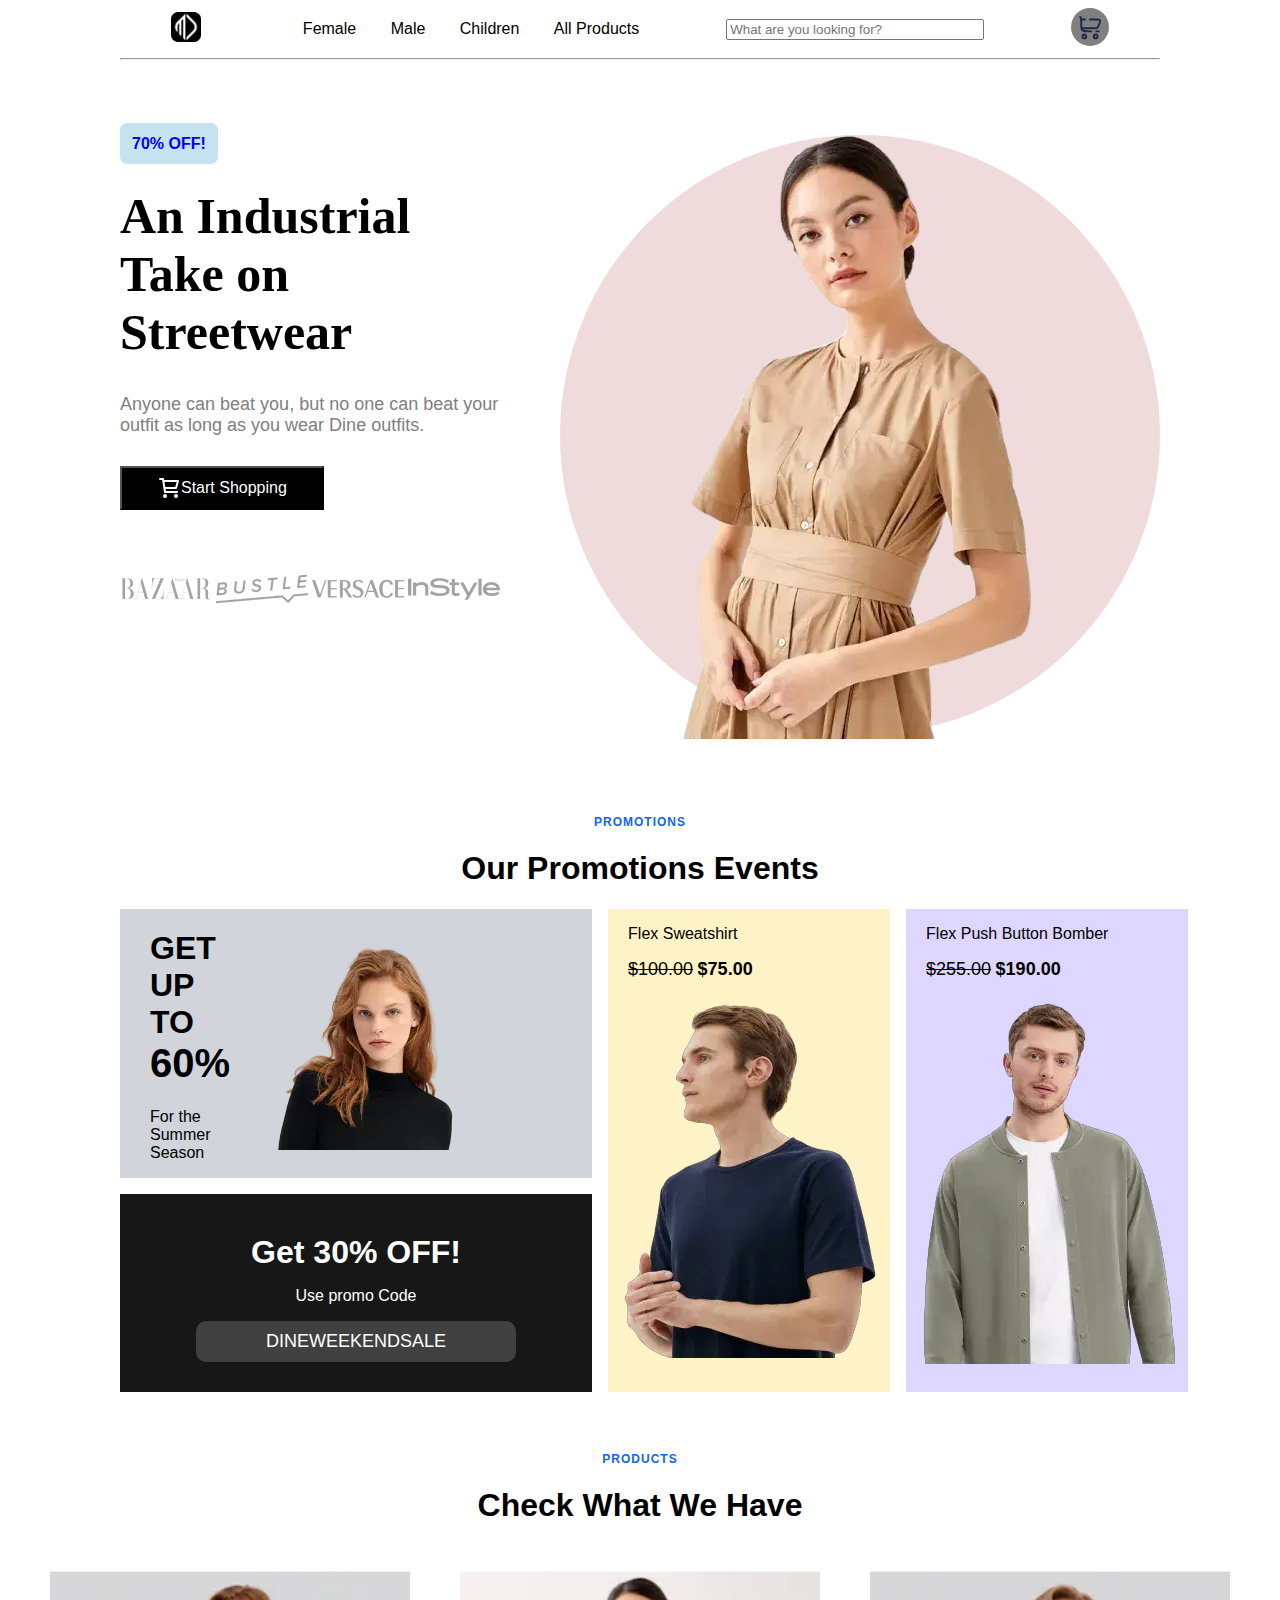
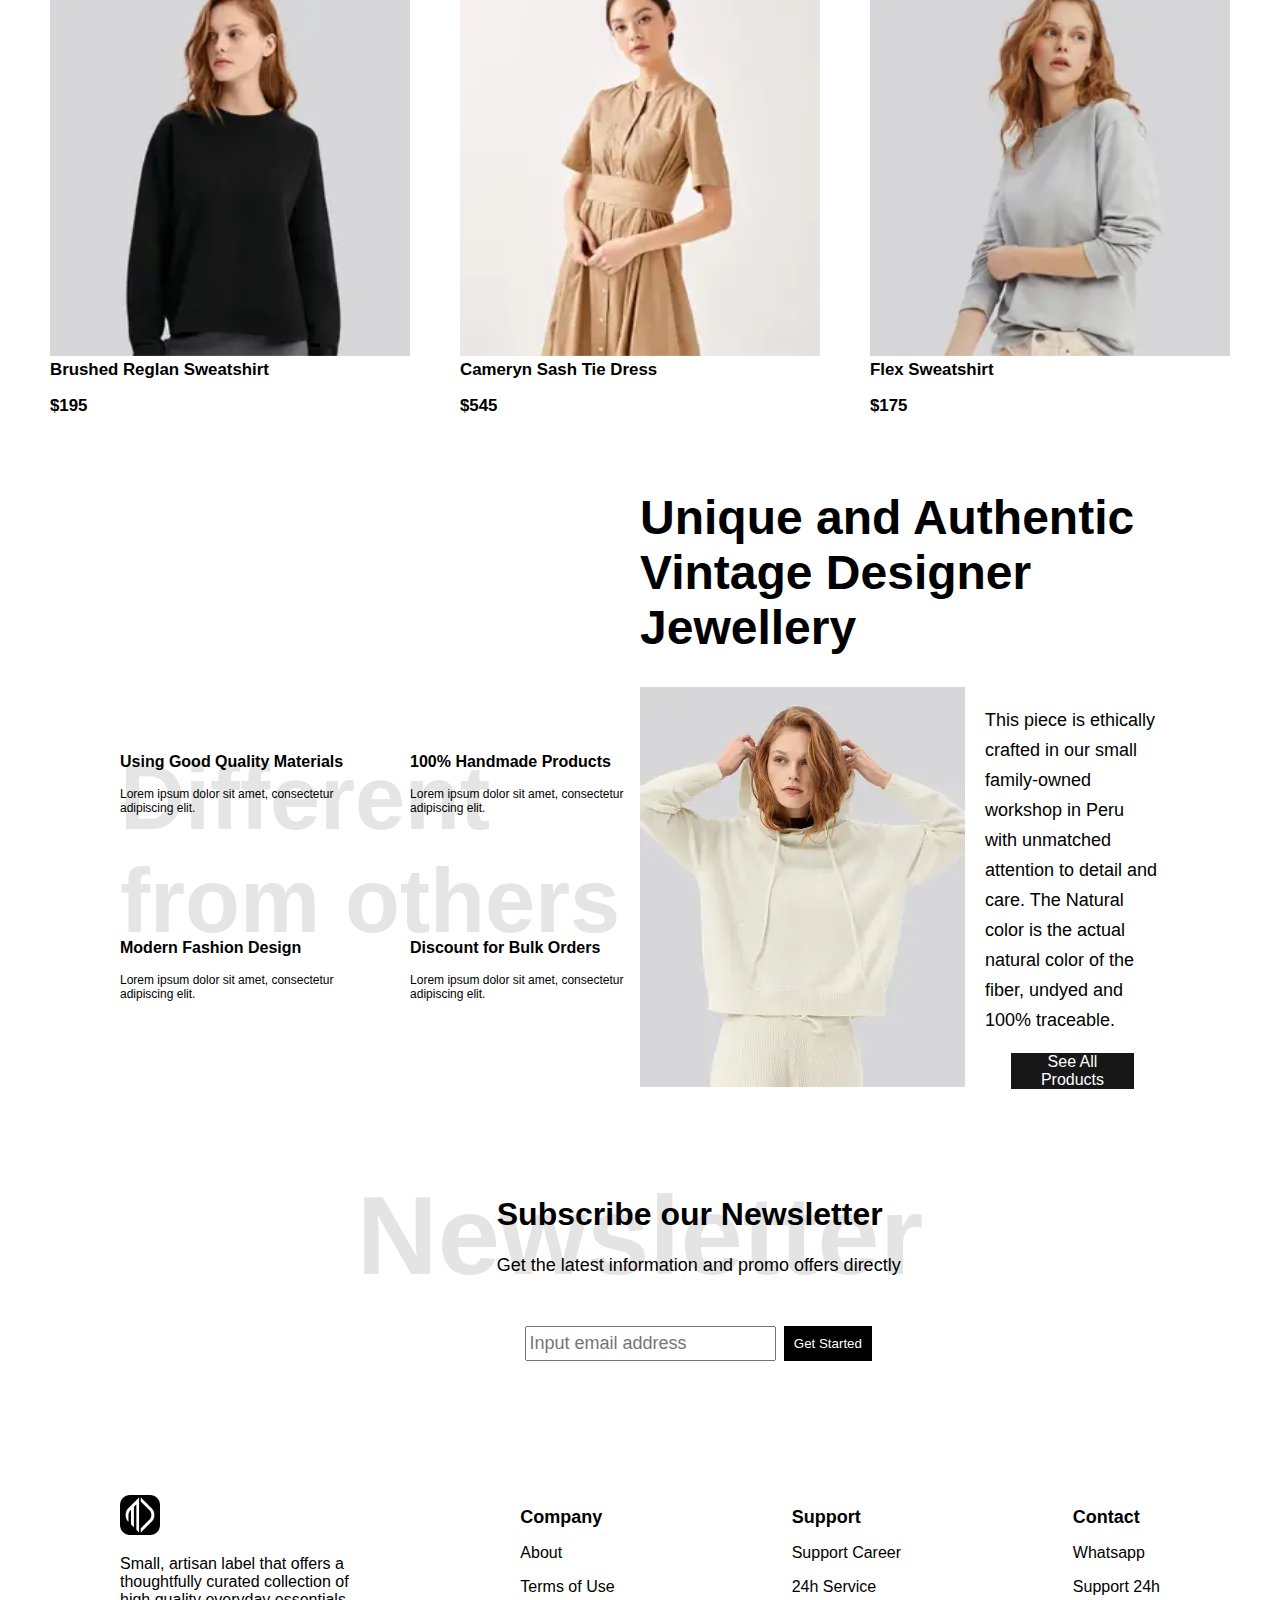
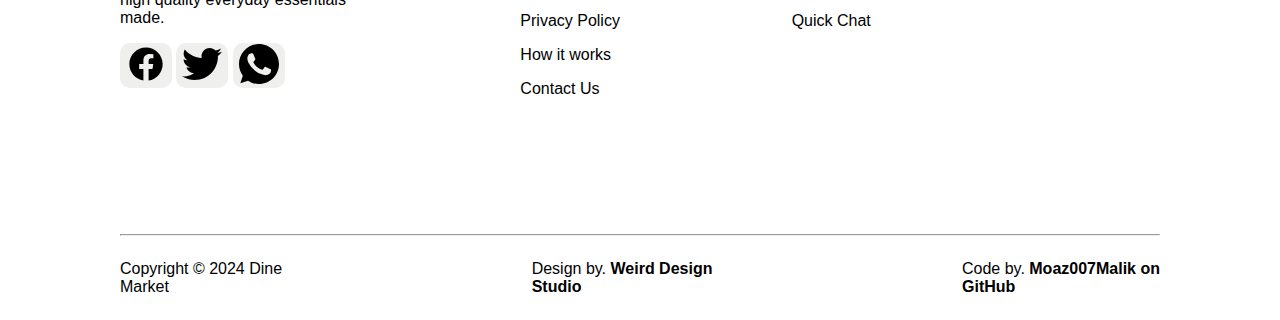
<file: index.html>
<!DOCTYPE html>
<html lang="en">
<head>
    <meta charset="UTF-8">
    <meta name="viewport" content="width=device-width, initial-scale=1.0">
    <link rel="stylesheet" href="css/style.css">
    <title>E-commerce Store</title>
</head>
<body>
    <!-- Navigation Bar -->
    <div>
    <nav>
        <div>
            <a href="/">
                <img class="logo" src="/public/logo.PNG" alt="My Logo">
            </a>
        </div>
        <div>
            <a href="/pages/female.html">Female</a>
            <a href="/pages/male">Male</a>
            <a href="/pages/kids.html">Children</a>
            <a href="/pages/allproducts.html">All Products</a>
        </div>
        <div>
            <input class="searchbar" type="text" placeholder="What are you looking for?">
        </div>
        <div>
            <a href="/pages/cart.html">
                <img class="cart" src="/public/cart.svg" alt="Cart">
            </a>
        </div>
    </nav>
    <hr>
    </div>

    <!-- Body Part -->

    <div class="main-body">
        <!-- Left Part -->
        <div class="left-part">
            <div>
                <span class="badge">
                    70% OFF!
                </span>
            </div>
            <div>
                <h1 class="first-text">
                    An Industrial Take on Streetwear
                </h1>
            </div>
            <div>
                <p class="header-text">Anyone can beat you, but no one can beat your <br> outfit as long as you wear Dine outfits.</p>
            </div>
            <div class="button-div">
                <button class="shopping-button"><img class="button-cart" src="/public/shopping-cart.svg" alt="Cart">Start Shopping</button>
            </div>
            <div id="brands-images">
                <img src="/public/Featured1.webp" alt="Featured1">
                <img src="/public/Featured2.webp" alt="Featured2">
                <img src="/public/Featured3.webp" alt="Featured3">
                <img src="/public/Featured4.webp" alt="Featured4">
            </div>
        </div>
        <!-- Right Part -->
        <div class="right-image">
            <div class="background">
                <div class="background-image">
                    <img src="/public/header.webp" alt="Header Image">
                </div>
            </div>
        </div>
    </div>

    <!-- Promotions Section -->
     <div class="promotions-section">
        <div>
            <p class="promotions-paragraph">PROMOTIONS</p>
            <h1 class="promotions-heading">Our Promotions Events</h1>
        </div>
        <div class="promotion-cards">
            <div class="card-in-row">
                <div class="first-row-card">
                    <div>
                        <h1>GET UP TO <span class="percent-text">60%</span></h1>
                        <p>For the Summer Season</p>
                    </div>
                    <div>
                        <img src="/public/card1.webp" alt="Card 1">
                    </div>
                </div>
                <div class="second-row-card">
                    <h1 style="margin-top: 40px; margin-bottom: 0px;">Get 30% OFF!</h1>
                    <p>Use promo Code</p>
                    <button class="promotions-button">DINEWEEKENDSALE</button>
                </div>
            </div>
            <div class="card-in-column">
                <div class="first-col-card">
                    <div style="margin-left: 20px;"><p>Flex Sweatshirt</p><p><del style="font-size: large;">$100.00</del> <span style="font-size: large; font-weight: bold;">$75.00</span></p></div>
                    <div><img src="/public/card2.webp" alt="Card 2"></div>
                </div>
                <div class="second-col-card">
                    <div style="margin-left: 20px;"><p>Flex Push Button Bomber</p><p><del style="font-size: large;">$255.00</del> <span style="font-size: large; font-weight: bold;">$190.00</span></p></div>
                    <div><img src="/public/card3.webp" alt="Card 3"></div>
                </div>
            </div>
        </div>
     </div>
     
     <!-- Slick Slider -->
      <div>
        <div>
            <p class="slider-paragraph">PRODUCTS</p>
            <h1 class="slider-heading">Check What We Have</h1>
        </div>
        <div class="slick-slider-items">
            <div class="product">
                <img src="/public/prod01.webp" height="auto" width="400px" alt="Product 1">
                <h3 style="margin-top: 0px;">Brushed Reglan Sweatshirt</h3>
                <h3 style="margin-top: 0px;">$195</h3>
            </div>
            <div class="product">
                <img src="/public/prod02.webp" height="auto" width="400px" alt="Product 2">
                <h3 style="margin-top: 0px;">Cameryn Sash Tie Dress</h3>
                <h3 style="margin-top: 0px;">$545</h3>
            </div>
            <div class="product">
                <img src="/public/prod03.webp" height="auto" width="400px" alt="Product 3">
                <h3 style="margin-top: 0px;">Flex Sweatshirt</h3>
                <h3 style="margin-top: 0px;">$175</h3>
            </div>
        </div>
      </div>

    <!-- Details Section -->
      <div>
        <div class="details-heading">
            <h1 style="width: 50%; font-size: 48px;">Unique and Authentic Vintage Designer Jewellery</h1>
        </div>
        <div class="details-content">
            <div>
                <div class="details-items"><h1 class="d-header">Different <br> from others</h1>
                    <div class="d-p-1">
                        <p style="font-weight: bold;">Using Good Quality Materials</p>
                        <p style="font-size: 12px;">Lorem ipsum dolor sit amet, consectetur adipiscing elit.</p>
                    </div>
                    <div class="d-p-2">
                        <p style="font-weight: bold;">Modern Fashion Design</p>
                        <p style="font-size: 12px;">Lorem ipsum dolor sit amet, consectetur adipiscing elit.</p>
                    </div>
                    <div class="d-p-3">
                        <p style="font-weight: bold;">100% Handmade Products</p>
                        <p style="font-size: 12px;">Lorem ipsum dolor sit amet, consectetur adipiscing elit.</p>
                    </div>
                    <div class="d-p-4">
                        <p style="font-weight: bold;">Discount for Bulk Orders</p>
                        <p style="font-size: 12px;">Lorem ipsum dolor sit amet, consectetur adipiscing elit.</p>
                    </div>
                </div>
            </div>
            <div class="details-right">
                <div><img src="/public/card4.webp" alt=""></div>
                <div style="margin: 0px 0px 0px 20px;">
                    <p style="font-size: large; line-height: 30px;">
                        This piece is ethically crafted in our small family-owned workshop in Peru with unmatched attention to detail and care. The Natural color is the actual natural color of the fiber, undyed and 100% traceable.
                    </p>
                    <div class="details-button">
                        <button>See All<br> Products</button>
                    </div>
                </div>
            </div>
        </div>
      </div>

    <!-- About Section -->
    <div class="centered-newsletter">
        <div class="positioned-newsletter">
            <h1 class="newsletter">Newsletter</h1>
            <div class="absoluted-newsletter">
                <h1>Subscribe our Newsletter</h1>
                <p style="font-size: large;">Get the latest information and promo offers directly</p>
                <div class="sbar-newsletter">
                    <input style="font-size: large; width: 60%;" type="text" placeholder="Input email address">
                    <button style="background-color: black; color: white; padding: 10px; outline: none; border: none; margin-left: 8px;">Get Started</button>
                </div>
                
            </div>
        </div>
    </div>

    <!-- Main Footer -->

    <div class="main-footer">
        <div>
            <img style="width: 40px;" src="/public/logo.PNG" alt="Logo">
            <p>Small, artisan label that offers a <br> thoughtfully curated collection of <br> high quality everyday essentials <br> made.</p>
            <div>
                <button style="background-color: rgba(190, 190, 186, 0.242); border-radius: 10px; border: none;"><img style="width: 40px;" src="/public/facebook-icon.svg" alt="Facebook"></button>
                <button style="background-color: rgba(190, 190, 186, 0.242); border-radius: 10px; border: none;"><img style="width: 40px;" src="/public/twitter-icon.svg" alt="Twitter"></button>
                <button style="background-color: rgba(190, 190, 186, 0.242); border-radius: 10px; border: none;"><img style="width: 40px;" src="/public/whatsapp-icon.svg" alt="Whatsapp"></button>
            </div>
        </div>
        <div>
            <h1 class="about-head">Company</h1>
            <p>About</p>
            <p>Terms of Use</p>
            <p>Privacy Policy</p>
            <p>How it works</p>
            <p>Contact Us</p>
        </div>
        <div>
            <h1 class="about-head">Support</h1>
            <p>Support Career</p>
            <p>24h Service</p>
            <p>Quick Chat</p>
        </div>
        <div>
            <h1 class="about-head">Contact</h1>
            <p>Whatsapp</p>
            <p>Support 24h</p>
        </div>
    </div>

    <!-- Footer -->
    <hr>
    <footer>
        <div><p>Copyright © 2024 Dine <br> Market</p></div>
        <div><p>Design by. <span class="footer-bold">Weird Design <br> Studio</span></p></div>
        <div><p>Code by. <span class="footer-bold">Moaz007Malik on <br> GitHub</span></p></div>
    </footer>
</body>
</html>
</file>
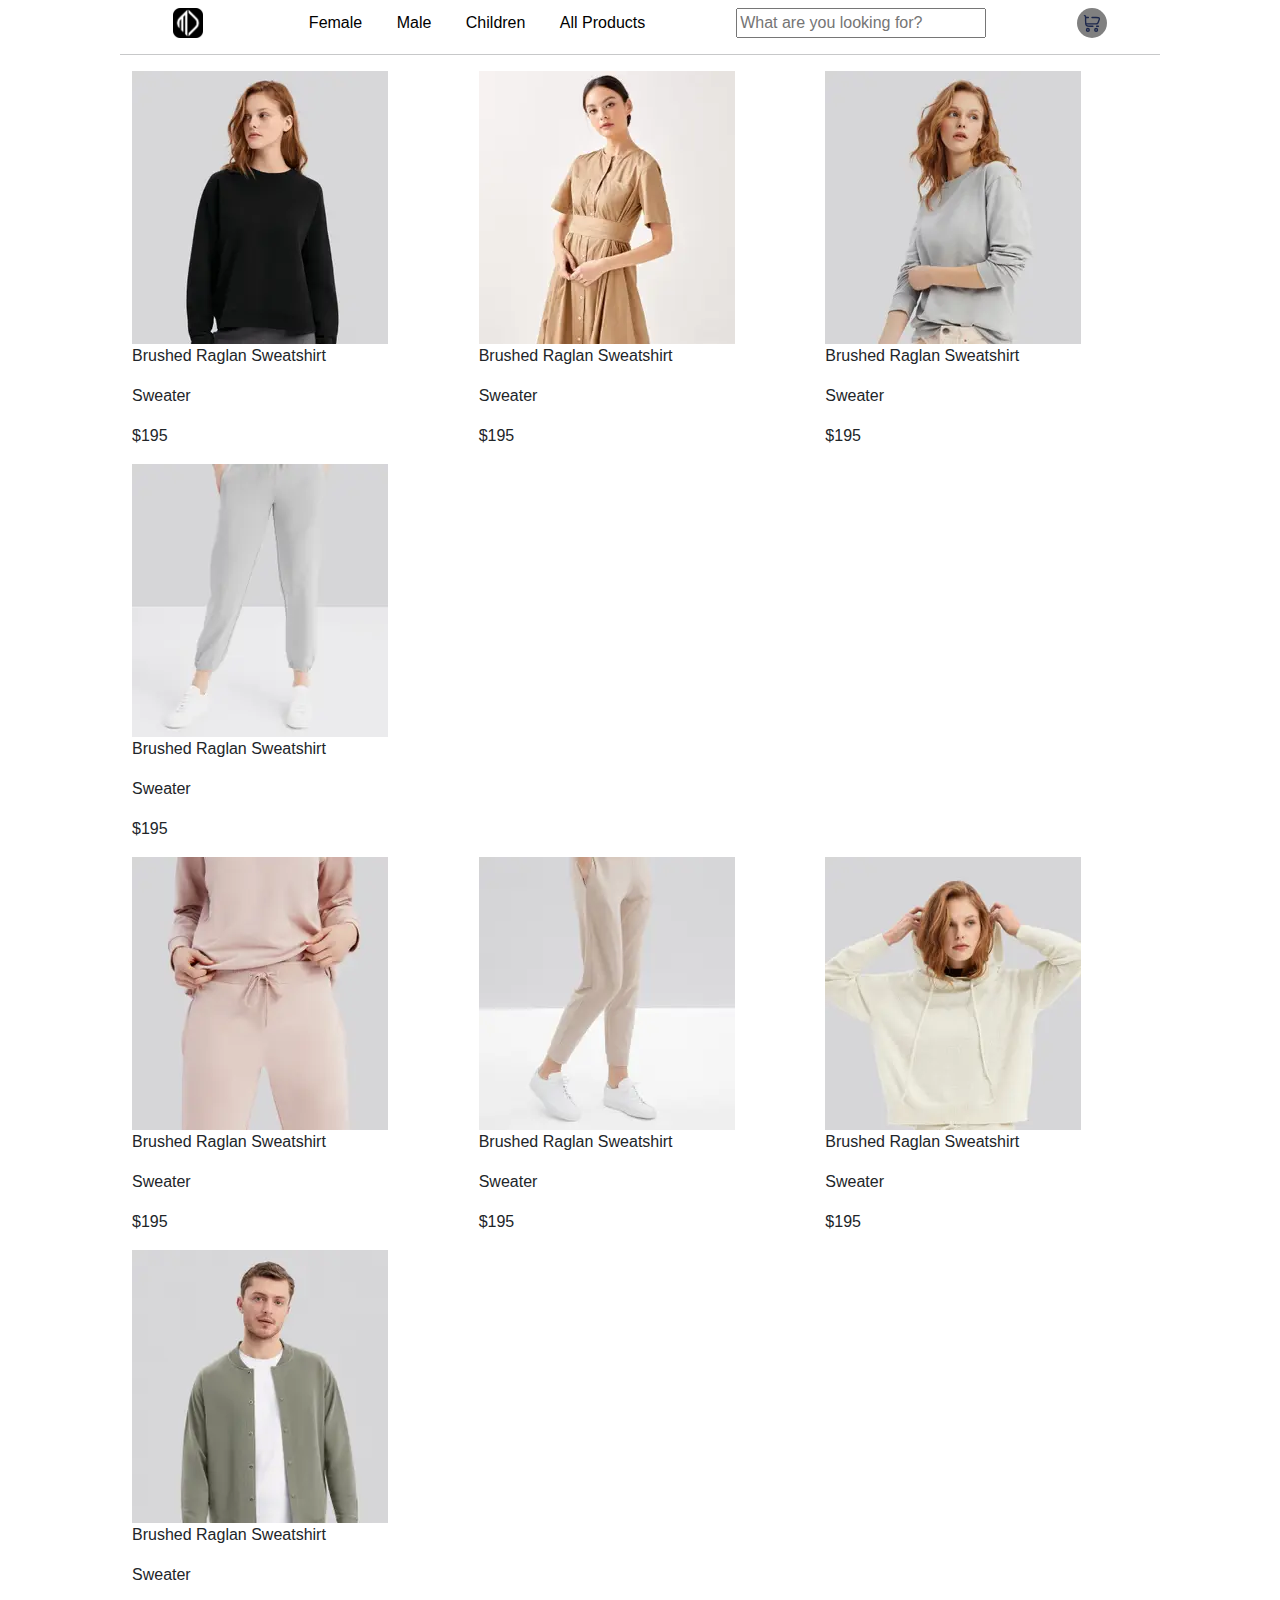
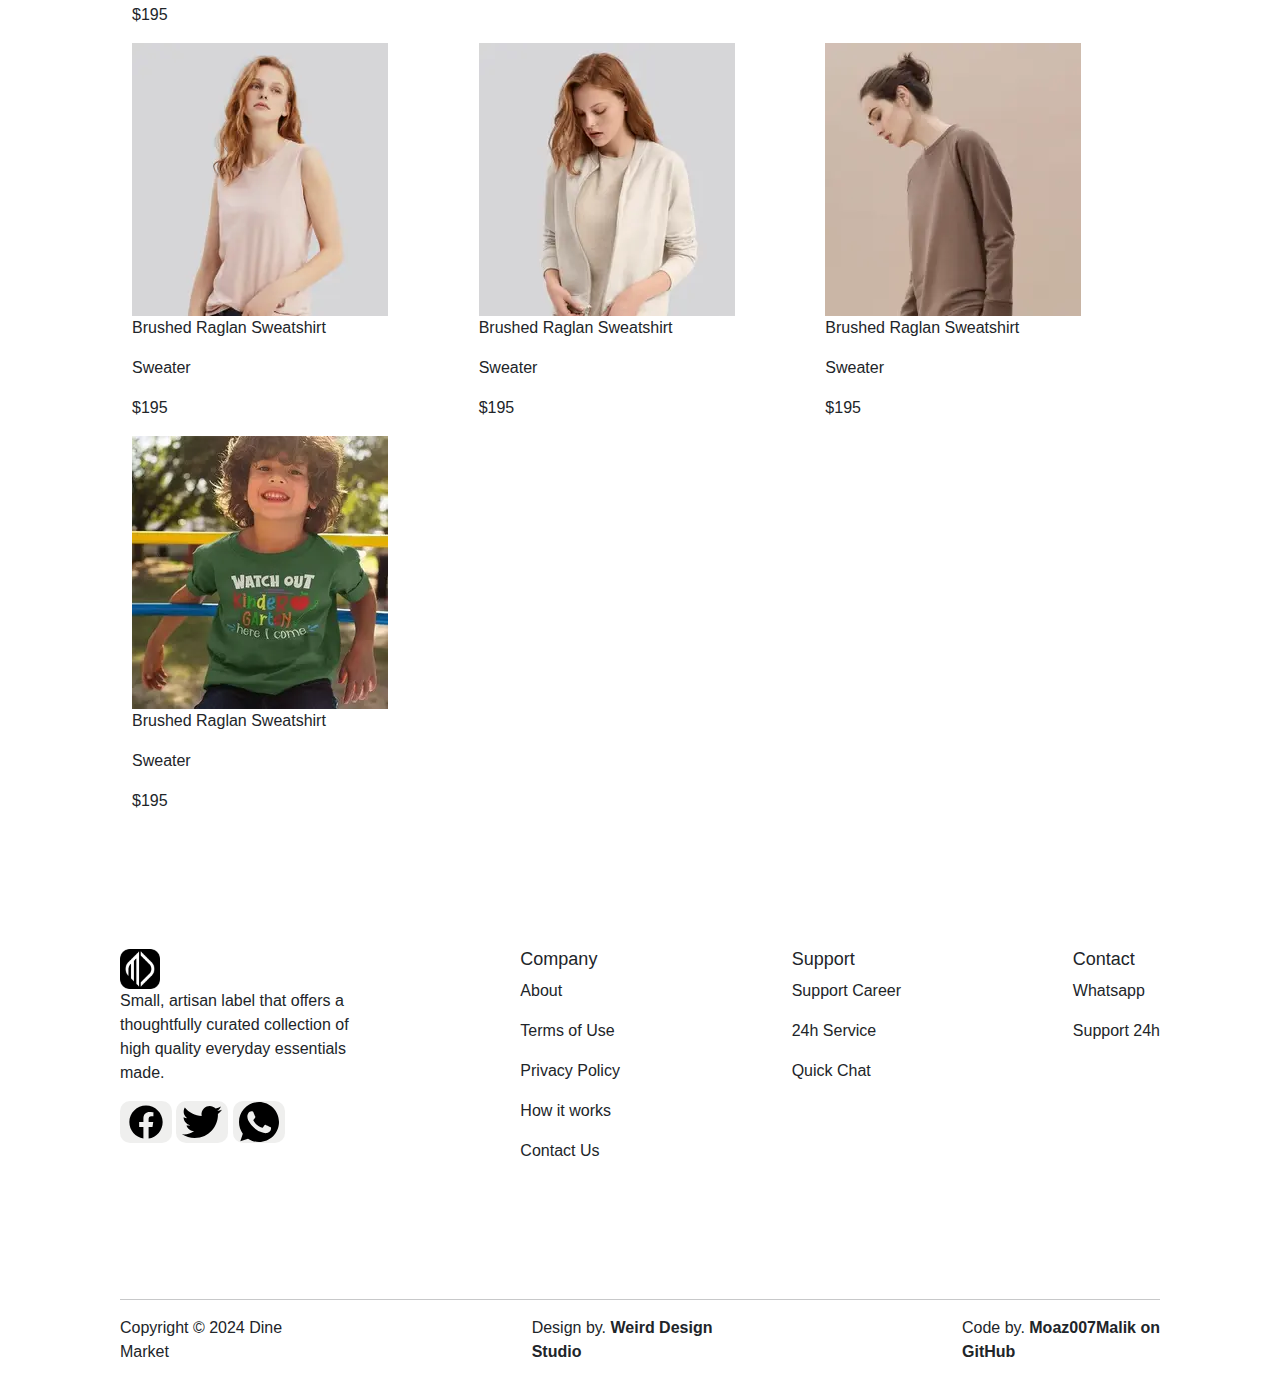
<file: pages/allproducts.html>
<!DOCTYPE html>
<html lang="en">
<head>
    <meta charset="UTF-8">
    <meta name="viewport" content="width=device-width, initial-scale=1.0">
    <link href="https://cdn.jsdelivr.net/npm/bootstrap@5.3.3/dist/css/bootstrap.min.css" rel="stylesheet" integrity="sha384-QWTKZyjpPEjISv5WaRU9OFeRpok6YctnYmDr5pNlyT2bRjXh0JMhjY6hW+ALEwIH" crossorigin="anonymous">
    <link rel="stylesheet" href="/css/style.css">
    <title>All Products</title>
</head>
<body>
    <div class="mt-2">
        <nav>
            <div>
                <a href="/">
                    <img class="logo" src="/public/logo.PNG" alt="My Logo">
                </a>
            </div>
            <div>
                <a href="/pages/female.html">Female</a>
                <a href="/pages/male.html">Male</a>
                <a href="/pages/kids.html">Children</a>
                <a href="/pages/allproducts.html">All Products</a>
            </div>
            <div>
                <input class="searchbar" type="text" placeholder="What are you looking for?">
            </div>
            <div>
                <a href="/pages/cart.html">
                    <img class="cart" src="/public/cart.svg" alt="Cart">
                </a>
            </div>
        </nav>
        <hr>
        </div>

        <div class="container text-start">
            <div class="row">
                <div class="col">
                    <img src="/public/prod01.webp" alt="Product 1">
                    <p>Brushed Raglan Sweatshirt</p>
                    <p>Sweater</p>
                    <p>$195</p>
                </div>
                <div class="col">
                    <img src="/public/prod02.webp" alt="Product 2">
                    <p>Brushed Raglan Sweatshirt</p>
                    <p>Sweater</p>
                    <p>$195</p>
                </div>
                <div class="col">
                    <img src="/public/prod03.webp" alt="Product 3">
                    <p>Brushed Raglan Sweatshirt</p>
                    <p>Sweater</p>
                    <p>$195</p>
                </div>
                <div class="col">
                    <img src="/public/prod04.webp" alt="Product 1">
                    <p>Brushed Raglan Sweatshirt</p>
                    <p>Sweater</p>
                    <p>$195</p>
                </div>
            </div>
            
            <div class="row">
                <div class="col">
                    <img src="/public/prod05.webp" alt="Product 1">
                    <p>Brushed Raglan Sweatshirt</p>
                    <p>Sweater</p>
                    <p>$195</p>
                </div>
                <div class="col">
                    <img src="/public/prod06.webp" alt="Product 1">
                    <p>Brushed Raglan Sweatshirt</p>
                    <p>Sweater</p>
                    <p>$195</p>
                </div>
                <div class="col">
                    <img src="/public/prod07.webp" alt="Product 1">
                    <p>Brushed Raglan Sweatshirt</p>
                    <p>Sweater</p>
                    <p>$195</p>
                </div>
                <div class="col">
                    <img src="/public/prod08.webp" alt="Product 1">
                    <p>Brushed Raglan Sweatshirt</p>
                    <p>Sweater</p>
                    <p>$195</p>
                </div>
            </div>
            
            <div class="row">
                <div class="col">
                    <img src="/public/prod09.webp" alt="Product 1">
                    <p>Brushed Raglan Sweatshirt</p>
                    <p>Sweater</p>
                    <p>$195</p>
                </div>
                <div class="col">
                    <img src="/public/prod10.webp" alt="Product 1">
                    <p>Brushed Raglan Sweatshirt</p>
                    <p>Sweater</p>
                    <p>$195</p>
                </div>
                <div class="col">
                    <img src="/public/prod11.webp" alt="Product 1">
                    <p>Brushed Raglan Sweatshirt</p>
                    <p>Sweater</p>
                    <p>$195</p>
                </div>
                <div class="col">
                    <img src="/public/prod12.webp" alt="Product 1">
                    <p>Brushed Raglan Sweatshirt</p>
                    <p>Sweater</p>
                    <p>$195</p>
                </div>
            </div>
        </div>

        <div class="main-footer">
            <div>
                <img style="width: 40px;" src="/public/logo.PNG" alt="Logo">
                <p>Small, artisan label that offers a <br> thoughtfully curated collection of <br> high quality everyday essentials <br> made.</p>
                <div>
                    <button style="background-color: rgba(190, 190, 186, 0.242); border-radius: 10px; border: none;"><img style="width: 40px;" src="/public/facebook-icon.svg" alt="Facebook"></button>
                    <button style="background-color: rgba(190, 190, 186, 0.242); border-radius: 10px; border: none;"><img style="width: 40px;" src="/public/twitter-icon.svg" alt="Twitter"></button>
                    <button style="background-color: rgba(190, 190, 186, 0.242); border-radius: 10px; border: none;"><img style="width: 40px;" src="/public/whatsapp-icon.svg" alt="Whatsapp"></button>
                </div>
            </div>
            <div>
                <h1 class="about-head">Company</h1>
                <p>About</p>
                <p>Terms of Use</p>
                <p>Privacy Policy</p>
                <p>How it works</p>
                <p>Contact Us</p>
            </div>
            <div>
                <h1 class="about-head">Support</h1>
                <p>Support Career</p>
                <p>24h Service</p>
                <p>Quick Chat</p>
            </div>
            <div>
                <h1 class="about-head">Contact</h1>
                <p>Whatsapp</p>
                <p>Support 24h</p>
            </div>
        </div>
    
        <!-- Footer -->
        <hr>
        <footer>
            <div><p>Copyright © 2024 Dine <br> Market</p></div>
            <div><p>Design by. <span class="footer-bold">Weird Design <br> Studio</span></p></div>
            <div><p>Code by. <span class="footer-bold">Moaz007Malik on <br> GitHub</span></p></div>
        </footer>
</body>
</html>
</file>
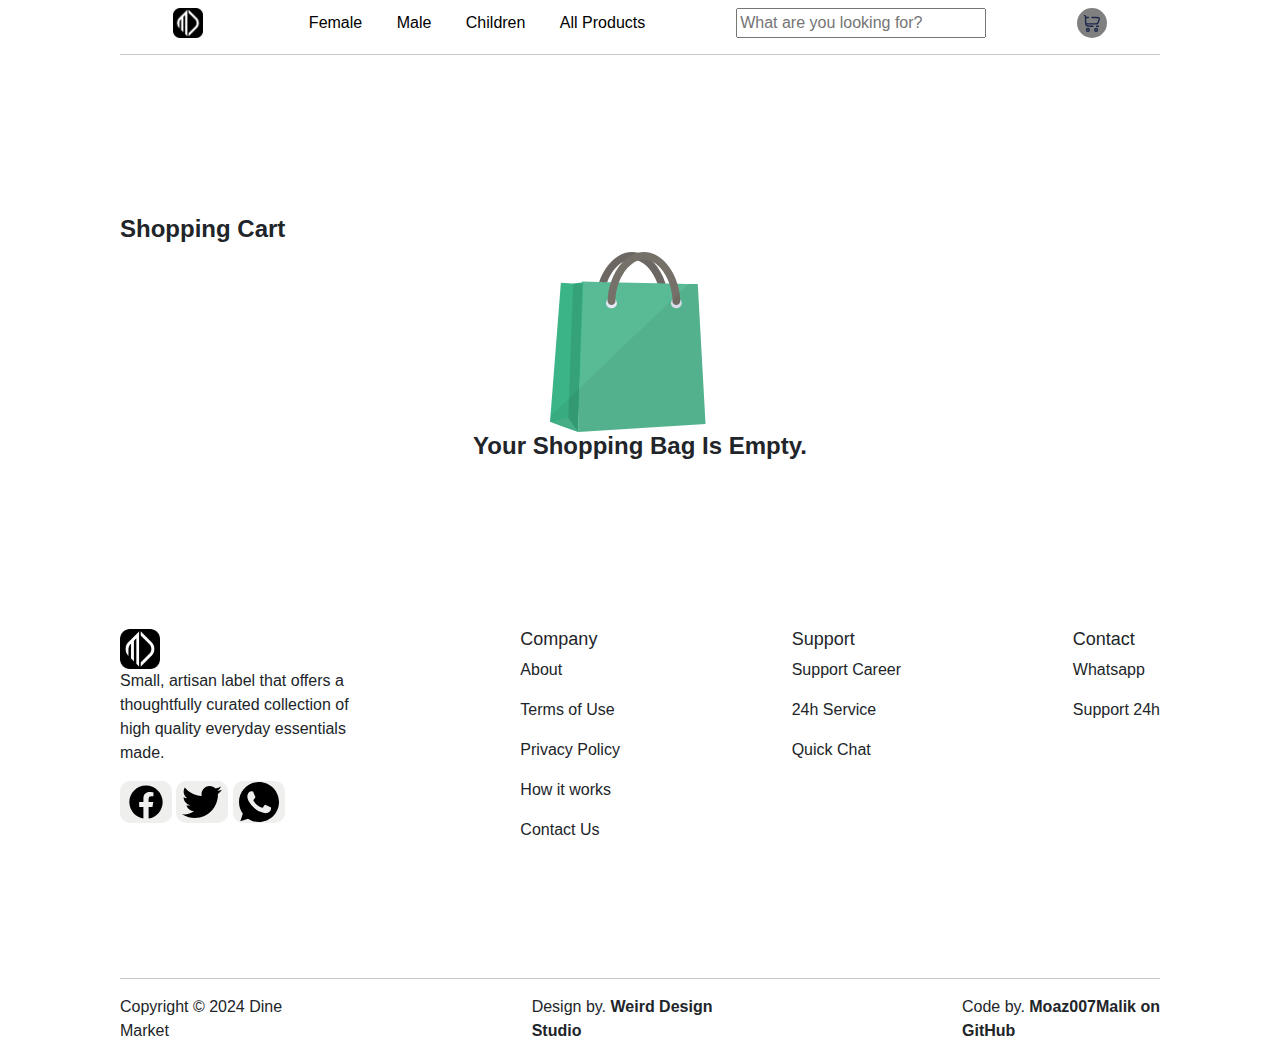
<file: pages/cart.html>
<!DOCTYPE html>
<html lang="en">
<head>
    <meta charset="UTF-8">
    <meta name="viewport" content="width=device-width, initial-scale=1.0">
    <link href="https://cdn.jsdelivr.net/npm/bootstrap@5.3.3/dist/css/bootstrap.min.css" rel="stylesheet" integrity="sha384-QWTKZyjpPEjISv5WaRU9OFeRpok6YctnYmDr5pNlyT2bRjXh0JMhjY6hW+ALEwIH" crossorigin="anonymous">
    <link rel="stylesheet" href="/css/style.css">
    <title>Cart</title>
</head>
<body>
    <div class="mt-2">
        <nav>
            <div>
                <a href="/">
                    <img class="logo" src="/public/logo.PNG" alt="My Logo">
                </a>
            </div>
            <div>
                <a href="/pages/female.html">Female</a>
                <a href="/pages/male.html">Male</a>
                <a href="/pages/kids.html">Children</a>
                <a href="/pages/allproducts.html">All Products</a>
            </div>
            <div>
                <input class="searchbar" type="text" placeholder="What are you looking for?">
            </div>
            <div>
                <a href="/pages/cart.html">
                    <img class="cart" src="/public/cart.svg" alt="Cart">
                </a>
                
            </div>
        </nav>
    </div>
    <hr>

    <!-- Cart -->

    <div style="margin: 160px 0px;">
        <h4 style="font-weight: bold;">Shopping Cart</h4>

        <div class="shopping-bag">
            <div style="display: flex; justify-content: center;">
                <img src="/public/shopping-bag.svg" alt="Shopping Bag" width="180px" height="180px">
            </div>
            <h4 style="font-weight: bold;">Your Shopping Bag Is Empty.</h4>
        </div>
    </div>

 <div class="main-footer">
        <div>
            <img style="width: 40px;" src="/public/logo.PNG" alt="Logo">
            <p>Small, artisan label that offers a <br> thoughtfully curated collection of <br> high quality everyday essentials <br> made.</p>
            <div>
                <button style="background-color: rgba(190, 190, 186, 0.242); border-radius: 10px; border: none;"><img style="width: 40px;" src="/public/facebook-icon.svg" alt="Facebook"></button>
                <button style="background-color: rgba(190, 190, 186, 0.242); border-radius: 10px; border: none;"><img style="width: 40px;" src="/public/twitter-icon.svg" alt="Twitter"></button>
                <button style="background-color: rgba(190, 190, 186, 0.242); border-radius: 10px; border: none;"><img style="width: 40px;" src="/public/whatsapp-icon.svg" alt="Whatsapp"></button>
            </div>
        </div>
        <div>
            <h1 class="about-head">Company</h1>
            <p>About</p>
            <p>Terms of Use</p>
            <p>Privacy Policy</p>
            <p>How it works</p>
            <p>Contact Us</p>
        </div>
        <div>
            <h1 class="about-head">Support</h1>
            <p>Support Career</p>
            <p>24h Service</p>
            <p>Quick Chat</p>
        </div>
        <div>
            <h1 class="about-head">Contact</h1>
            <p>Whatsapp</p>
            <p>Support 24h</p>
        </div>
    </div>

    <!-- Footer -->
    <hr>
    <footer>
        <div><p>Copyright © 2024 Dine <br> Market</p></div>
        <div><p>Design by. <span class="footer-bold">Weird Design <br> Studio</span></p></div>
        <div><p>Code by. <span class="footer-bold">Moaz007Malik on <br> GitHub</span></p></div>
    </footer>

</body>
</html>
</file>
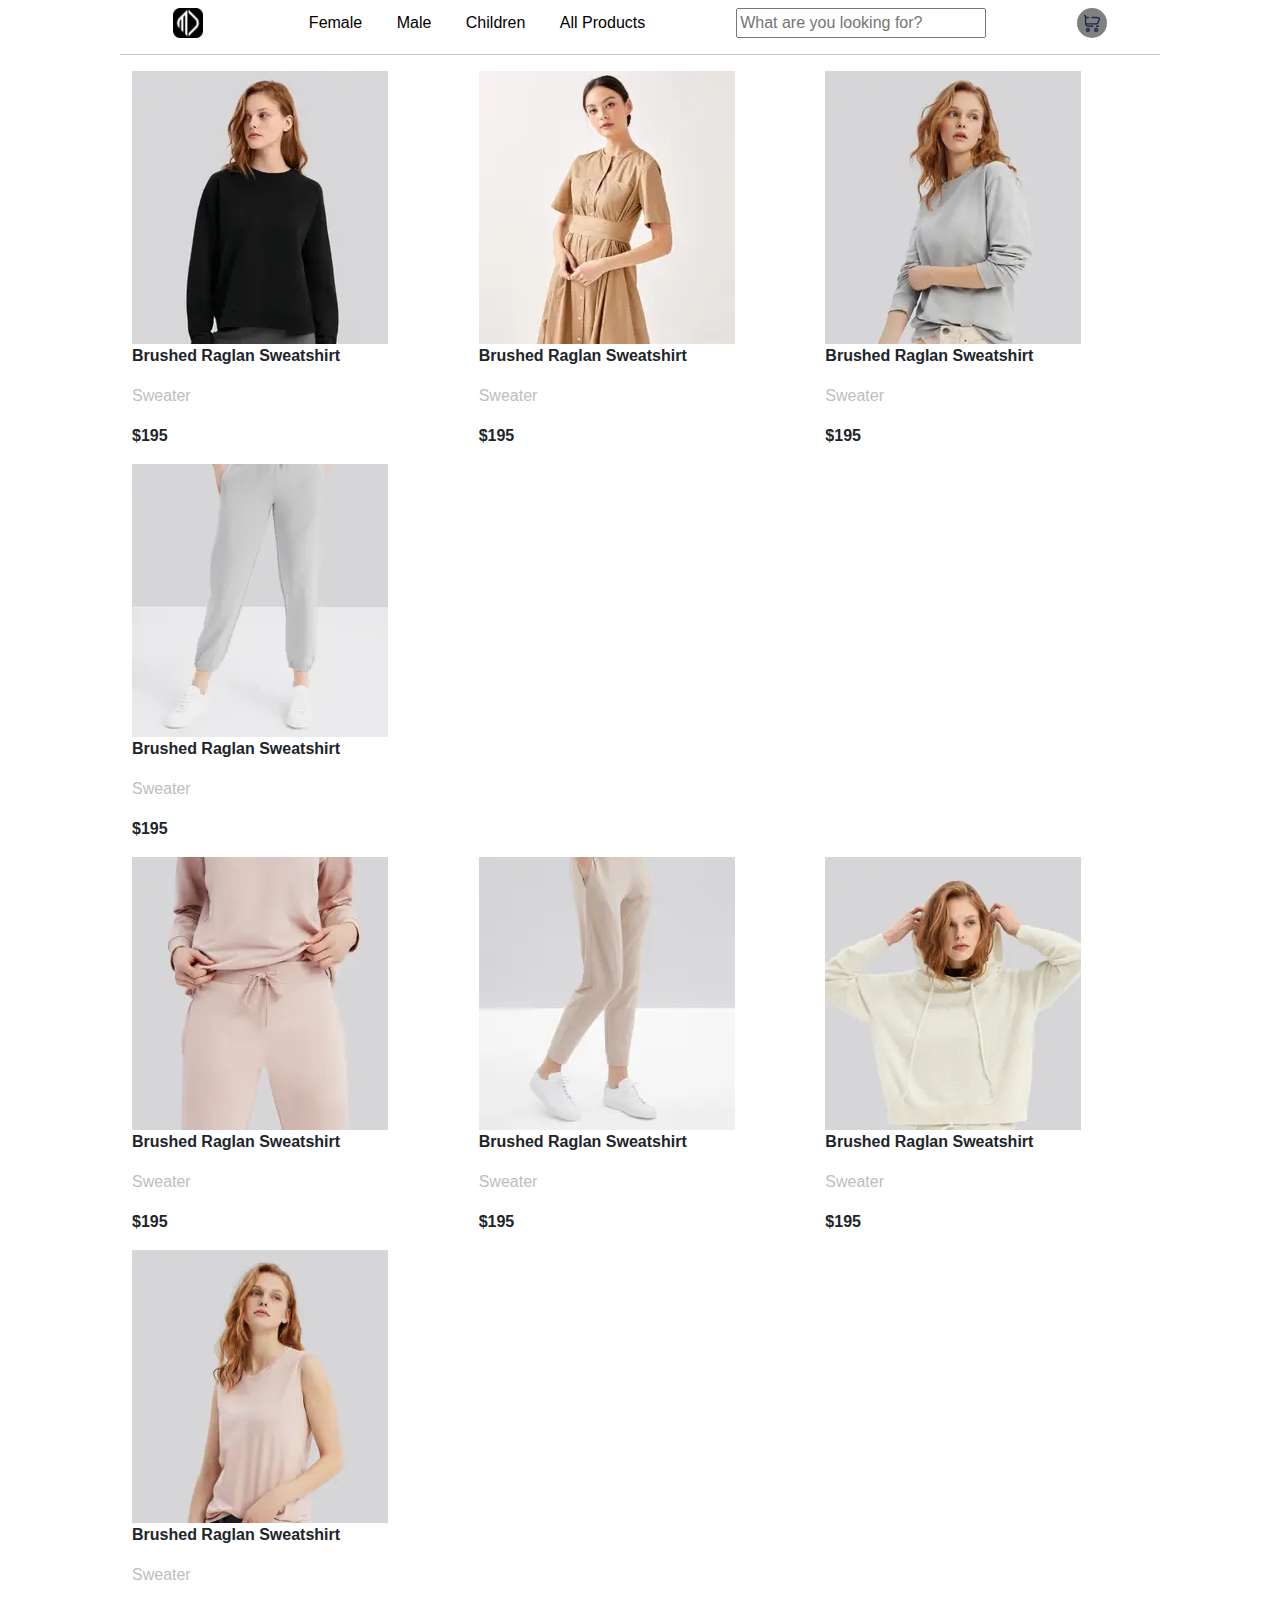
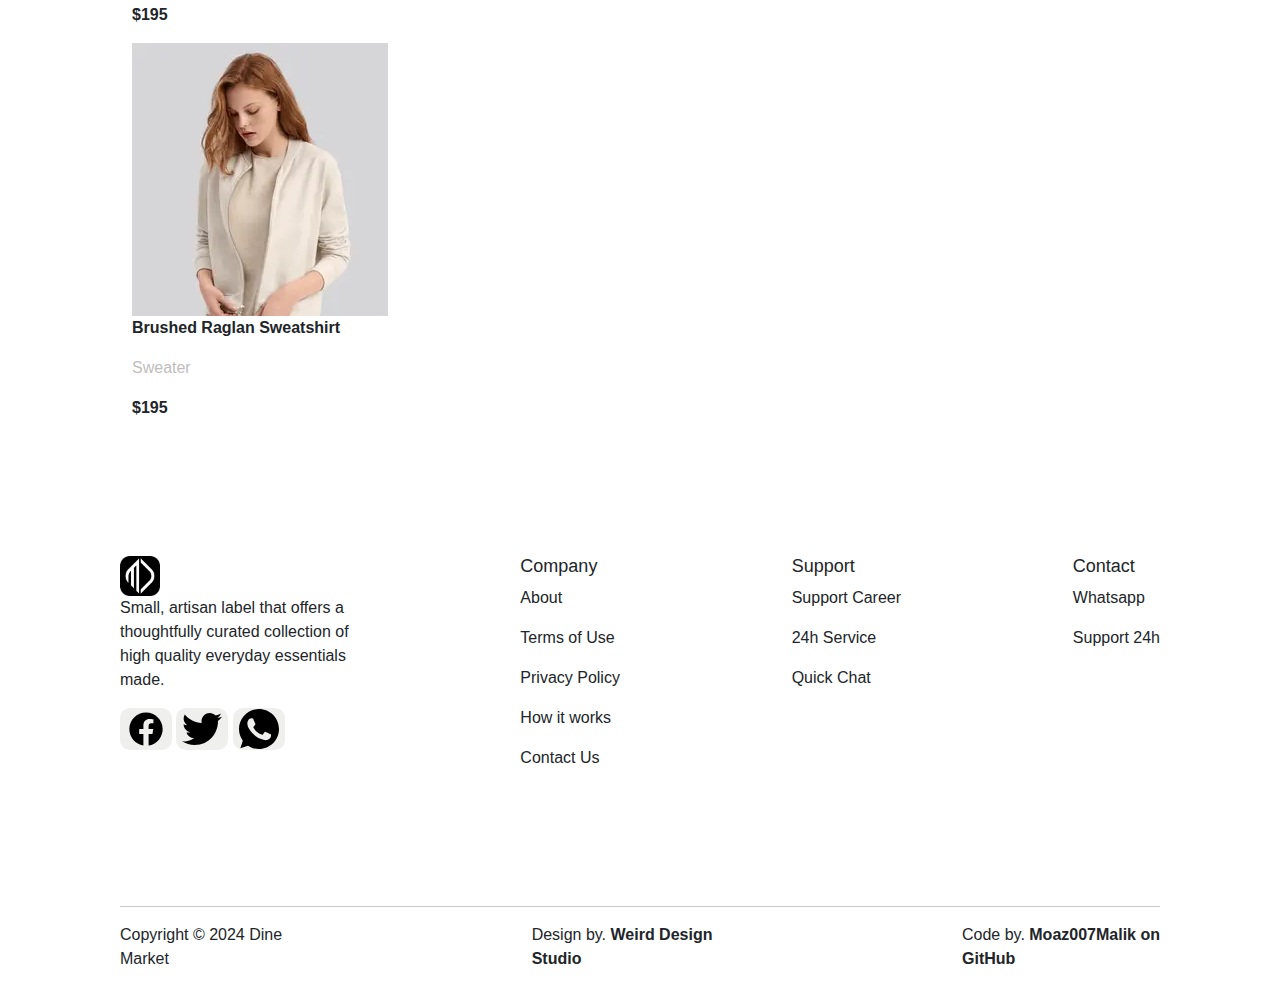
<file: pages/female.html>
<!DOCTYPE html>
<html lang="en">
<head>
    <meta charset="UTF-8">
    <meta name="viewport" content="width=device-width, initial-scale=1.0">
    <link href="https://cdn.jsdelivr.net/npm/bootstrap@5.3.3/dist/css/bootstrap.min.css" rel="stylesheet" integrity="sha384-QWTKZyjpPEjISv5WaRU9OFeRpok6YctnYmDr5pNlyT2bRjXh0JMhjY6hW+ALEwIH" crossorigin="anonymous">
    <link rel="stylesheet" href="/css/style.css">
    <title>Female</title>
</head>
<body>
    <div class="mt-2">
        <nav>
            <div>
                <a href="/">
                    <img class="logo" src="/public/logo.PNG" alt="My Logo">
                </a>
            </div>
            <div>
                <a href="/pages/female.html">Female</a>
                <a href="/pages/male.html">Male</a>
                <a href="/pages/kids.html">Children</a>
                <a href="/pages/allproducts.html">All Products</a>
            </div>
            <div>
                <input class="searchbar" type="text" placeholder="What are you looking for?">
            </div>
            <div>
                <a href="/pages/cart.html">
                    <img class="cart" src="/public/cart.svg" alt="Cart">
                </a>
            </div>
        </nav>
        <hr>
        </div>

        <div class="container text-start">
            <div class="row">
                <div class="col">
                    <img src="/public/prod01.webp" alt="Product 1">
                    <p class="fw-bold">Brushed Raglan Sweatshirt</p>
                    <p style="color: rgb(191, 189, 189);">Sweater</p>
                    <p class="fw-bold">$195</p>
                </div>
                <div class="col">
                    <img src="/public/prod02.webp" alt="Product 2">
                    <p class="fw-bold">Brushed Raglan Sweatshirt</p>
                    <p style="color: rgb(191, 189, 189);">Sweater</p>
                    <p class="fw-bold">$195</p>
                </div>
                <div class="col">
                    <img src="/public/prod03.webp" alt="Product 3">
                    <p class="fw-bold">Brushed Raglan Sweatshirt</p>
                    <p style="color: rgb(191, 189, 189);">Sweater</p>
                    <p class="fw-bold">$195</p>
                </div>
                <div class="col">
                    <img src="/public/prod04.webp" alt="Product 1">
                    <p class="fw-bold">Brushed Raglan Sweatshirt</p>
                    <p style="color: rgb(191, 189, 189);">Sweater</p>
                    <p class="fw-bold">$195</p>
                </div>
            </div>
            
            <div class="row">
                <div class="col">
                    <img src="/public/prod05.webp" alt="Product 1">
                    <p class="fw-bold">Brushed Raglan Sweatshirt</p>
                    <p style="color: rgb(191, 189, 189);">Sweater</p>
                    <p class="fw-bold">$195</p>
                </div>
                <div class="col">
                    <img src="/public/prod06.webp" alt="Product 1">
                    <p class="fw-bold">Brushed Raglan Sweatshirt</p>
                    <p style="color: rgb(191, 189, 189);">Sweater</p>
                    <p class="fw-bold">$195</p>
                </div>
                <div class="col">
                    <img src="/public/prod07.webp" alt="Product 1">
                    <p class="fw-bold">Brushed Raglan Sweatshirt</p>
                    <p style="color: rgb(191, 189, 189);">Sweater</p>
                    <p class="fw-bold">$195</p>
                </div>
                <div class="col">
                    <img src="/public/prod09.webp" alt="Product 1">
                    <p class="fw-bold">Brushed Raglan Sweatshirt</p>
                    <p style="color: rgb(191, 189, 189);">Sweater</p>
                    <p class="fw-bold">$195</p>
                </div>
            </div>
            
            <div class="row">
                <div class="col">
                    <img src="/public/prod10.webp" alt="Product 1">
                    <p class="fw-bold">Brushed Raglan Sweatshirt</p>
                    <p style="color: rgb(191, 189, 189);">Sweater</p>
                    <p class="fw-bold">$195</p>
                </div>
            </div>
        </div>

        <div class="main-footer">
            <div>
                <img style="width: 40px;" src="/public/logo.PNG" alt="Logo">
                <p>Small, artisan label that offers a <br> thoughtfully curated collection of <br> high quality everyday essentials <br> made.</p>
                <div>
                    <button style="background-color: rgba(190, 190, 186, 0.242); border-radius: 10px; border: none;"><img style="width: 40px;" src="/public/facebook-icon.svg" alt="Facebook"></button>
                    <button style="background-color: rgba(190, 190, 186, 0.242); border-radius: 10px; border: none;"><img style="width: 40px;" src="/public/twitter-icon.svg" alt="Twitter"></button>
                    <button style="background-color: rgba(190, 190, 186, 0.242); border-radius: 10px; border: none;"><img style="width: 40px;" src="/public/whatsapp-icon.svg" alt="Whatsapp"></button>
                </div>
            </div>
            <div>
                <h1 class="about-head">Company</h1>
                <p>About</p>
                <p>Terms of Use</p>
                <p>Privacy Policy</p>
                <p>How it works</p>
                <p>Contact Us</p>
            </div>
            <div>
                <h1 class="about-head">Support</h1>
                <p>Support Career</p>
                <p>24h Service</p>
                <p>Quick Chat</p>
            </div>
            <div>
                <h1 class="about-head">Contact</h1>
                <p>Whatsapp</p>
                <p>Support 24h</p>
            </div>
        </div>
    
        <!-- Footer -->
        <hr>
        <footer>
            <div><p>Copyright © 2024 Dine <br> Market</p></div>
            <div><p>Design by. <span class="footer-bold">Weird Design <br> Studio</span></p></div>
            <div><p>Code by. <span class="footer-bold">Moaz007Malik on <br> GitHub</span></p></div>
        </footer>
</body>
</html>
</file>
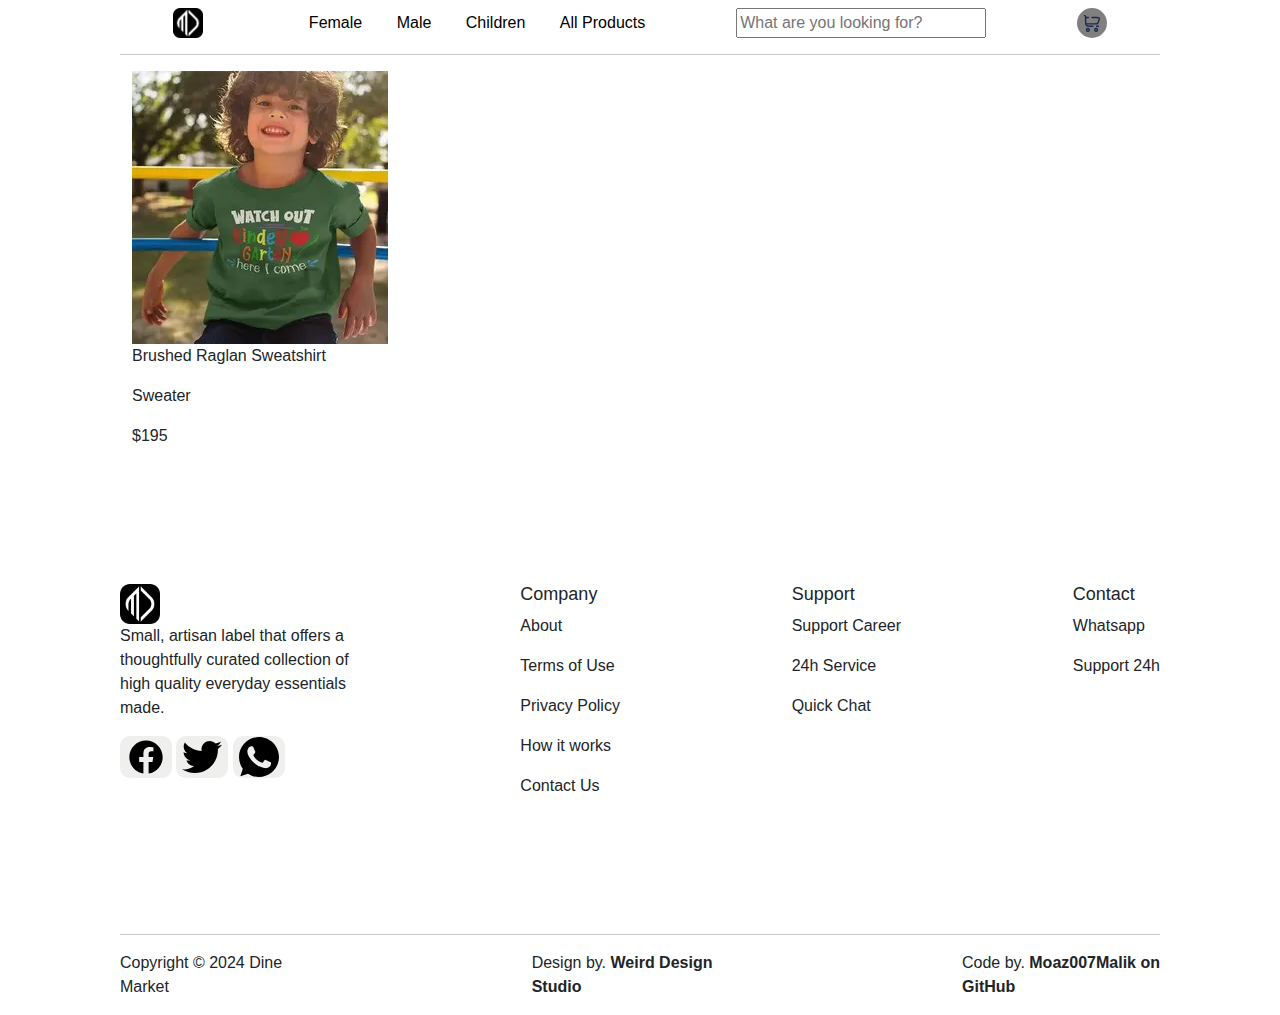
<file: pages/kids.html>
<!DOCTYPE html>
<html lang="en">
<head>
    <meta charset="UTF-8">
    <meta name="viewport" content="width=device-width, initial-scale=1.0">
    <link href="https://cdn.jsdelivr.net/npm/bootstrap@5.3.3/dist/css/bootstrap.min.css" rel="stylesheet" integrity="sha384-QWTKZyjpPEjISv5WaRU9OFeRpok6YctnYmDr5pNlyT2bRjXh0JMhjY6hW+ALEwIH" crossorigin="anonymous">
    <link rel="stylesheet" href="/css/style.css">
    <title>Kids</title>
</head>
<body>
    <div class="mt-2">
        <nav>
            <div>
                <a href="/">
                    <img class="logo" src="/public/logo.PNG" alt="My Logo">
                </a>
            </div>
            <div>
                <a href="/pages/female.html">Female</a>
                <a href="/pages/male.html">Male</a>
                <a href="/pages/kids.html">Children</a>
                <a href="/pages/allproducts.html">All Products</a>
            </div>
            <div>
                <input class="searchbar" type="text" placeholder="What are you looking for?">
            </div>
            <div>
                <a href="/pages/cart.html">
                    <img class="cart" src="/public/cart.svg" alt="Cart">
                </a>
            </div>
        </nav>
        <hr>
        </div>

        <div class="container text-start">
            <div class="row">
                <div class="col">
                    <img src="/public/prod12.webp" alt="Product 1">
                    <p>Brushed Raglan Sweatshirt</p>
                    <p>Sweater</p>
                    <p>$195</p>
                </div>
            </div>
        </div>

        <div class="main-footer">
            <div>
                <img style="width: 40px;" src="/public/logo.PNG" alt="Logo">
                <p>Small, artisan label that offers a <br> thoughtfully curated collection of <br> high quality everyday essentials <br> made.</p>
                <div>
                    <button style="background-color: rgba(190, 190, 186, 0.242); border-radius: 10px; border: none;"><img style="width: 40px;" src="/public/facebook-icon.svg" alt="Facebook"></button>
                    <button style="background-color: rgba(190, 190, 186, 0.242); border-radius: 10px; border: none;"><img style="width: 40px;" src="/public/twitter-icon.svg" alt="Twitter"></button>
                    <button style="background-color: rgba(190, 190, 186, 0.242); border-radius: 10px; border: none;"><img style="width: 40px;" src="/public/whatsapp-icon.svg" alt="Whatsapp"></button>
                </div>
            </div>
            <div>
                <h1 class="about-head">Company</h1>
                <p>About</p>
                <p>Terms of Use</p>
                <p>Privacy Policy</p>
                <p>How it works</p>
                <p>Contact Us</p>
            </div>
            <div>
                <h1 class="about-head">Support</h1>
                <p>Support Career</p>
                <p>24h Service</p>
                <p>Quick Chat</p>
            </div>
            <div>
                <h1 class="about-head">Contact</h1>
                <p>Whatsapp</p>
                <p>Support 24h</p>
            </div>
        </div>
    
        <!-- Footer -->
        <hr>
        <footer>
            <div><p>Copyright © 2024 Dine <br> Market</p></div>
            <div><p>Design by. <span class="footer-bold">Weird Design <br> Studio</span></p></div>
            <div><p>Code by. <span class="footer-bold">Moaz007Malik on <br> GitHub</span></p></div>
        </footer>
</body>
</html>
</file>
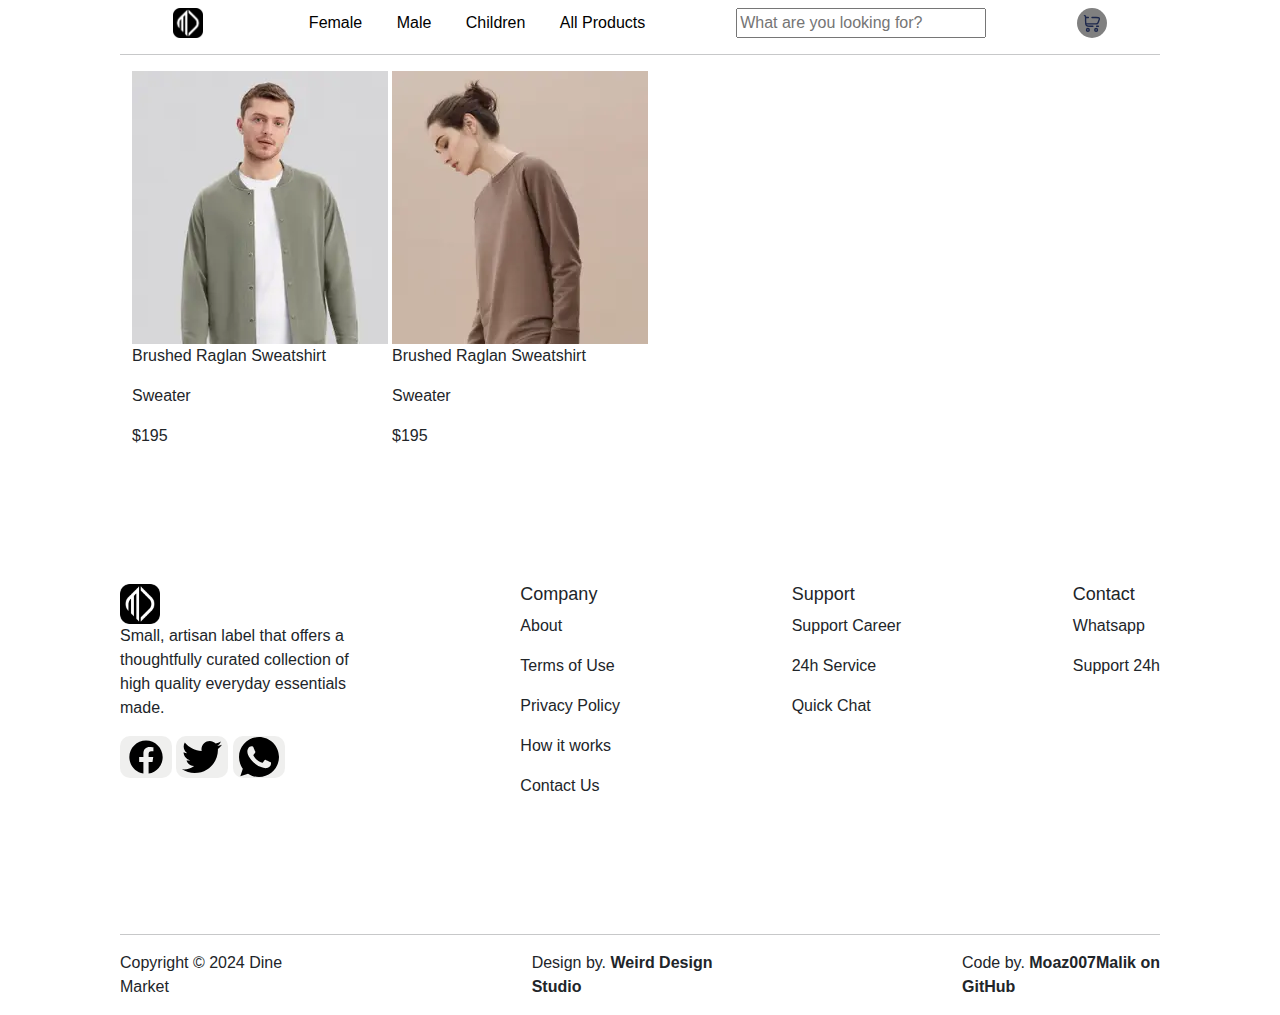
<file: pages/male.html>
<!DOCTYPE html>
<html lang="en">
<head>
    <meta charset="UTF-8">
    <meta name="viewport" content="width=device-width, initial-scale=1.0">
    <link href="https://cdn.jsdelivr.net/npm/bootstrap@5.3.3/dist/css/bootstrap.min.css" rel="stylesheet" integrity="sha384-QWTKZyjpPEjISv5WaRU9OFeRpok6YctnYmDr5pNlyT2bRjXh0JMhjY6hW+ALEwIH" crossorigin="anonymous">
    <link rel="stylesheet" href="/css/style.css">
    <title>Male</title>
</head>
<body>
    <div class="mt-2">
        <nav>
            <div>
                <a href="/">
                    <img class="logo" src="/public/logo.PNG" alt="My Logo">
                </a>
            </div>
            <div>
                <a href="/pages/female.html">Female</a>
                <a href="/pages/male.html">Male</a>
                <a href="/pages/kids.html">Children</a>
                <a href="/pages/allproducts.html">All Products</a>
            </div>
            <div>
                <input class="searchbar" type="text" placeholder="What are you looking for?">
            </div>
            <div>
                <a href="/pages/cart.html">
                    <img class="cart" src="/public/cart.svg" alt="Cart">
                </a>
            </div>
        </nav>
        <hr>
        </div>

        <div class="container text-start">
            <div class="row row-cols-4">
                <div class="col">
                    <img src="/public/prod08.webp" alt="Product 1">
                    <p>Brushed Raglan Sweatshirt</p>
                    <p>Sweater</p>
                    <p>$195</p>
                </div>
                <div class="col">
                    <img src="/public/prod11.webp" alt="Product 1">
                    <p>Brushed Raglan Sweatshirt</p>
                    <p>Sweater</p>
                    <p>$195</p>
                </div>
            </div>
        </div>

        <div class="main-footer">
            <div>
                <img style="width: 40px;" src="/public/logo.PNG" alt="Logo">
                <p>Small, artisan label that offers a <br> thoughtfully curated collection of <br> high quality everyday essentials <br> made.</p>
                <div>
                    <button style="background-color: rgba(190, 190, 186, 0.242); border-radius: 10px; border: none;"><img style="width: 40px;" src="/public/facebook-icon.svg" alt="Facebook"></button>
                    <button style="background-color: rgba(190, 190, 186, 0.242); border-radius: 10px; border: none;"><img style="width: 40px;" src="/public/twitter-icon.svg" alt="Twitter"></button>
                    <button style="background-color: rgba(190, 190, 186, 0.242); border-radius: 10px; border: none;"><img style="width: 40px;" src="/public/whatsapp-icon.svg" alt="Whatsapp"></button>
                </div>
            </div>
            <div>
                <h1 class="about-head">Company</h1>
                <p>About</p>
                <p>Terms of Use</p>
                <p>Privacy Policy</p>
                <p>How it works</p>
                <p>Contact Us</p>
            </div>
            <div>
                <h1 class="about-head">Support</h1>
                <p>Support Career</p>
                <p>24h Service</p>
                <p>Quick Chat</p>
            </div>
            <div>
                <h1 class="about-head">Contact</h1>
                <p>Whatsapp</p>
                <p>Support 24h</p>
            </div>
        </div>
    
        <!-- Footer -->
        <hr>
        <footer>
            <div><p>Copyright © 2024 Dine <br> Market</p></div>
            <div><p>Design by. <span class="footer-bold">Weird Design <br> Studio</span></p></div>
            <div><p>Code by. <span class="footer-bold">Moaz007Malik on <br> GitHub</span></p></div>
        </footer>
</body>
</html>
</file>
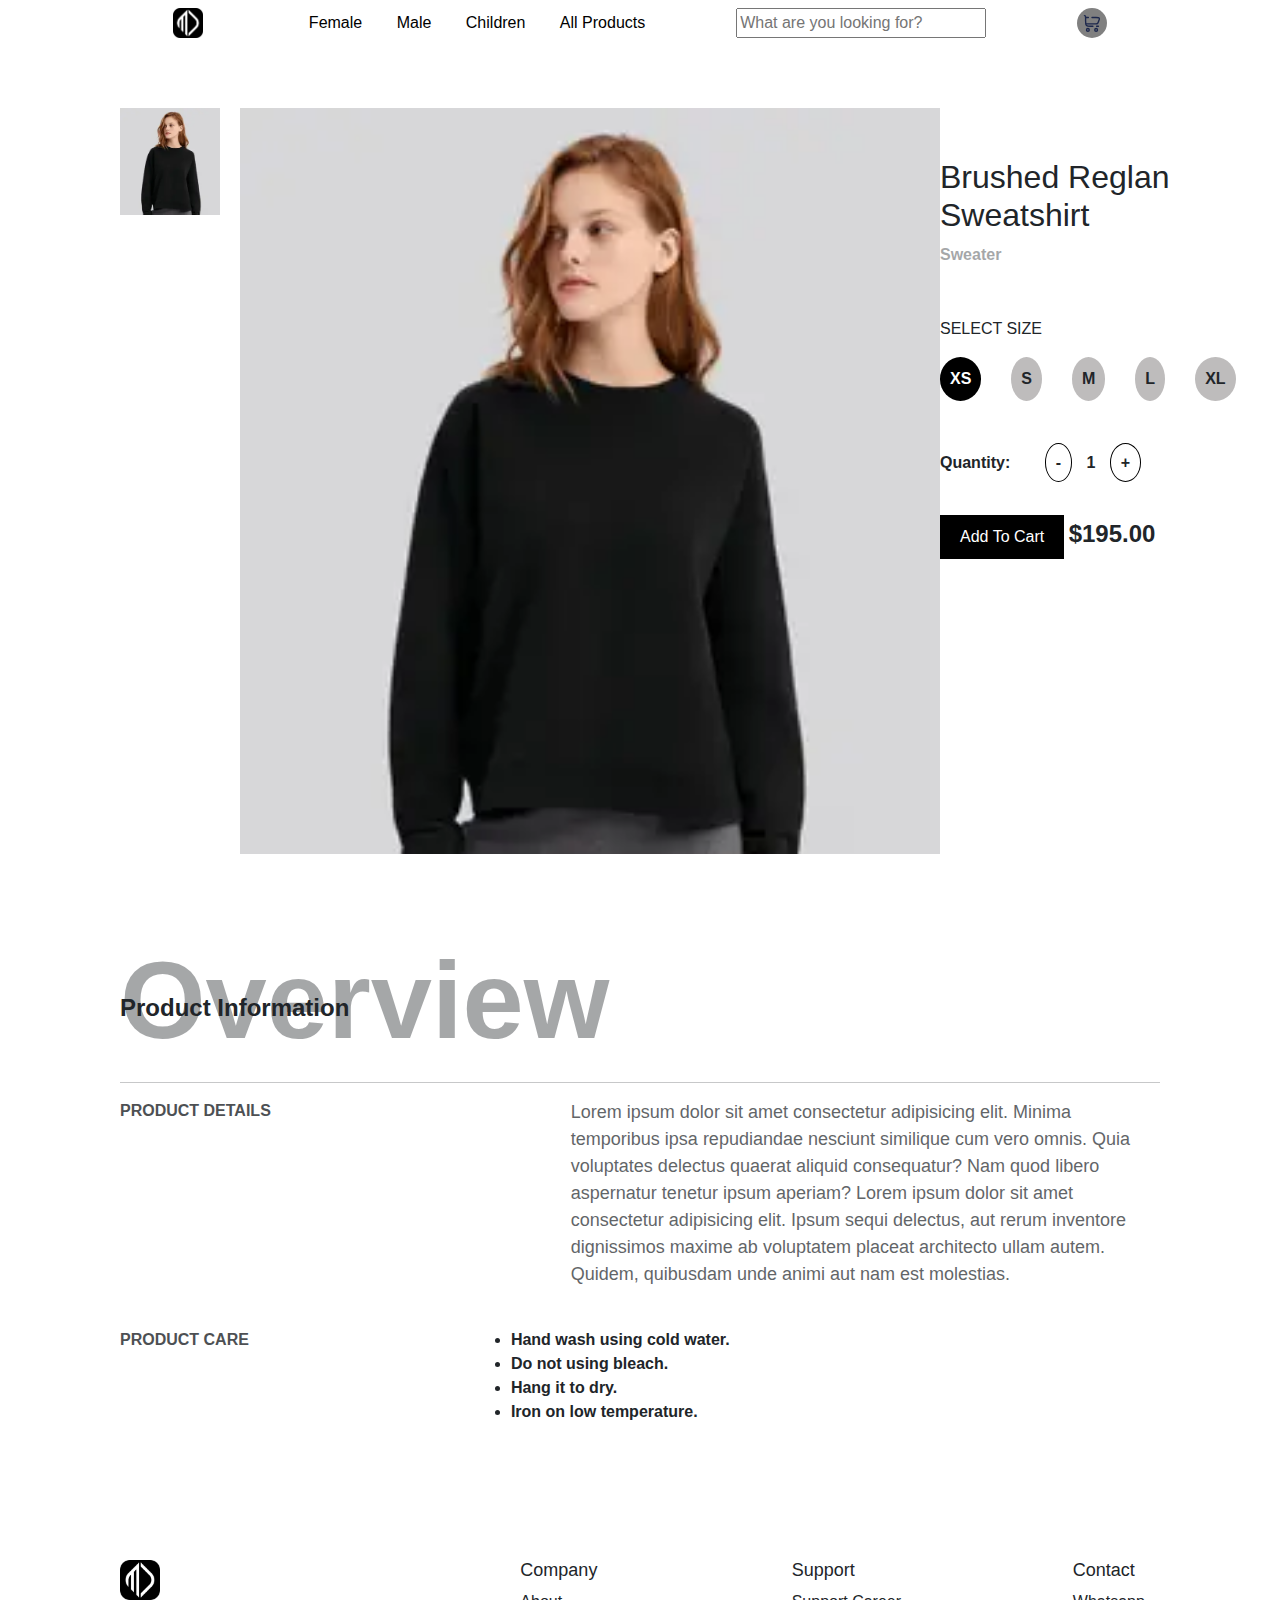
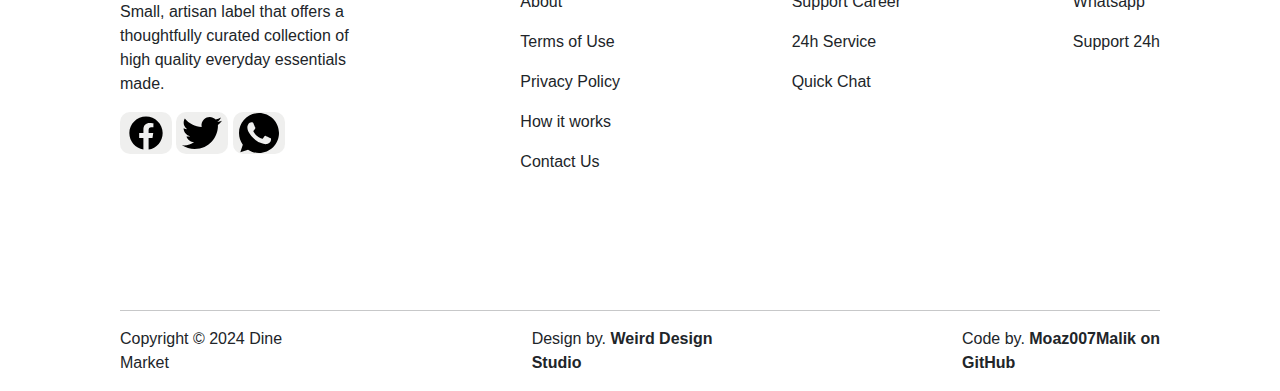
<file: pages/product-page.html>
<!DOCTYPE html>
<html lang="en">
<head>
    <meta charset="UTF-8">
    <meta name="viewport" content="width=device-width, initial-scale=1.0">
    <link href="https://cdn.jsdelivr.net/npm/bootstrap@5.3.3/dist/css/bootstrap.min.css" rel="stylesheet" integrity="sha384-QWTKZyjpPEjISv5WaRU9OFeRpok6YctnYmDr5pNlyT2bRjXh0JMhjY6hW+ALEwIH" crossorigin="anonymous">
    <link rel="stylesheet" href="/css/style.css">
    <title>Product Page</title>
</head>
<body>
    <div class="mt-2">
        <nav>
            <div>
                <a href="/">
                    <img class="logo" src="/public/logo.PNG" alt="My Logo">
                </a>
            </div>
            <div>
                <a href="/pages/female.html">Female</a>
                <a href="/pages/male.html">Male</a>
                <a href="/pages/kids.html">Children</a>
                <a href="/pages/allproducts.html">All Products</a>
            </div>
            <div>
                <input class="searchbar" type="text" placeholder="What are you looking for?">
            </div>
            <div>
                <a href="/pages/cart.html">
                    <img class="cart" src="/public/cart.svg" alt="Cart">
                </a>
            </div>
        </nav>
    </div>

    <!-- Product Section -->
    <div class="product-page">
        <div class="product-images">
            <div>
                <img src="/public/prod01.webp" alt="Product 1" width="100px" height="auto">
            </div>
            <div>
                <img src="/public/prod01.webp" alt="Product 1" width="700px" height="auto">
            </div>
        </div>
        <div>
            <div style="margin: 50px 0px;">
                <h2>Brushed Reglan Sweatshirt</h2>
                <p style="font-weight: bold; opacity: 40%;">Sweater</p>
            </div>
            <div style="margin: 50px 0px;">
                <p>SELECT SIZE</p>
                <ul class="size-list" style="list-style-type: none; display: flex; gap: 30px; padding: 0;" >
                    <li>XS</li>
                    <li>S</li>
                    <li>M</li>
                    <li>L</li>
                    <li>XL</li>
                </ul>
            </div>
            <div class="product-quantity">Quantity: <span style="margin-left: 30px; margin-right: 10px;">-</span> 1 <span style="margin-left: 10px;">+</span></div>
            <div class="product-button">
                <button style="padding: 10px 20px; background-color: black; color: white; border: none;">Add To Cart</button> <span style="font-weight: bold; font-size: x-large;" >$195.00</span>
            </div>
        </div>
    </div>

    <div style="margin-top: 80px;">
        <div class="top-bar">
            <h1>Overview</h1>
            <h4>Product Information</h4>
        </div>
        <hr>
        <div class="product-details">
            <p style="opacity: 80%; text-wrap: nowrap; font-weight: bold;">PRODUCT DETAILS</p>
            <div style="font-size: large; opacity: 70%;">Lorem ipsum dolor sit amet consectetur adipisicing elit. Minima temporibus ipsa repudiandae nesciunt similique cum vero omnis. Quia voluptates delectus quaerat aliquid consequatur? Nam quod libero aspernatur tenetur ipsum aperiam? Lorem ipsum dolor sit amet consectetur adipisicing elit. Ipsum sequi delectus, aut rerum inventore dignissimos maxime ab voluptatem placeat architecto ullam autem. Quidem, quibusdam unde animi aut nam est molestias.</div>
        </div>
        <div class="product-care">
            <div style="opacity: 80%; text-wrap: nowrap; font-weight: bold;">PRODUCT CARE</div>
            <div>
                <ul style="font-weight: bold;">
                    <li>Hand wash using cold water.</li>
                    <li>Do not using bleach.</li>
                    <li>Hang it to dry.</li>
                    <li>Iron on low temperature.</li>
                </ul>
            </div>
        </div>
    </div>
    
    <div class="main-footer">
        <div>
            <img style="width: 40px;" src="/public/logo.PNG" alt="Logo">
            <p>Small, artisan label that offers a <br> thoughtfully curated collection of <br> high quality everyday essentials <br> made.</p>
            <div>
                <button style="background-color: rgba(190, 190, 186, 0.242); border-radius: 10px; border: none;"><img style="width: 40px;" src="/public/facebook-icon.svg" alt="Facebook"></button>
                <button style="background-color: rgba(190, 190, 186, 0.242); border-radius: 10px; border: none;"><img style="width: 40px;" src="/public/twitter-icon.svg" alt="Twitter"></button>
                <button style="background-color: rgba(190, 190, 186, 0.242); border-radius: 10px; border: none;"><img style="width: 40px;" src="/public/whatsapp-icon.svg" alt="Whatsapp"></button>
            </div>
        </div>
        <div>
            <h1 class="about-head">Company</h1>
            <p>About</p>
            <p>Terms of Use</p>
            <p>Privacy Policy</p>
            <p>How it works</p>
            <p>Contact Us</p>
        </div>
        <div>
            <h1 class="about-head">Support</h1>
            <p>Support Career</p>
            <p>24h Service</p>
            <p>Quick Chat</p>
        </div>
        <div>
            <h1 class="about-head">Contact</h1>
            <p>Whatsapp</p>
            <p>Support 24h</p>
        </div>
    </div>

    <!-- Footer -->
    <hr>
    <footer>
        <div><p>Copyright © 2024 Dine <br> Market</p></div>
        <div><p>Design by. <span class="footer-bold">Weird Design <br> Studio</span></p></div>
        <div><p>Code by. <span class="footer-bold">Moaz007Malik on <br> GitHub</span></p></div>
    </footer>
</body>
</html>
</file>
<file: css/style.css>
body{
    font-family: Verdana, Geneva, Tahoma, sans-serif;
    margin-left: 120px;
    margin-right: 120px;
}
.logo{
    width: 30px;
    height: auto;
}
a{
    text-decoration: none;
    color: black;
    margin-left: 15px;
    margin-right: 15px;
}
nav{
    display: flex;
    justify-content: space-around;
    align-items: center;
}
.cart{
    width: 30px;
    height: auto;
    background-color: gray;
    border-radius: 100%;
    padding: 4px;
}
.searchbar{
    width: 250px;
}
.main-body{
    display: flex;
    justify-content: space-between;
    margin-top: 75px;
}
.badge{
    font-family: 'Segoe UI', Tahoma, Geneva, Verdana, sans-serif;
    background-color: rgba(166, 213, 229, 0.658);
    padding: 12px;
    border-radius: 7px;
    font-weight: bold;
    color: blue;
}
.first-text{
    font-size: 50px;
    font-family: 'Times New Roman', Times, serif;
}
.header-text{
    font-size: 18px;
    color: gray;
    margin-bottom: 30px;
}
.shopping-button{
    background-color: black;
    display: flex;
    justify-content: center;
    align-items: center;
    color: white;
    font-size: 16px;
    padding: 8px 35px 8px 35px;
    margin-bottom: 30px;
}
.shopping-button:hover{
    background-color: rgb(94, 91, 91);
}

.button-cart{
    width: 24px;
    height: auto;
}

#brands-images{
    display: flex;
    margin: 64px 0px 64px 0px;
    justify-content: space-between;
}

.left-part{
    margin-right: 60px;
}

footer{
    display: flex;
    justify-content: space-between;
}

.footer-bold{
    font-weight: bold;
}

.background{
    background-color: rgb(239, 219, 219);
    border-radius: 100%;
    position: relative;
    height: 600px;
    width: 600px;
}

.background-image{
    width: 600px;
    height: auto;
    position: absolute;
}

.promotions-section{
    margin: 80px 0px 0px 0px;
}

.promotions-paragraph{
    display: flex;
    justify-content: center;
    align-items: center;
    color: rgb(18, 100, 242);
    font-size: 12px;
    font-weight: bold;
    letter-spacing: 1px;
}

.promotions-heading{
    display: flex;
    justify-content: center;
    align-items: center;
}

.promotion-cards{
    display: grid;
    grid-template-columns: auto auto;
    gap: 16px;
    justify-content: space-between;
}

.card-in-row{
    display: grid;
    gap: 16px;
    grid-template-rows: auto auto;
    grid-template-columns: auto;
}

.card-in-column{
    display: grid;
    grid-template-columns: auto auto;
    grid-template-rows: auto;
    gap: 16px;
}
.percent-text{
    font-size: 40px;
}

.promotions-button{
    background-color: rgb(64, 64, 64);
    color: white;
    font-size: large;
    padding: 10px 70px 10px 70px;
    margin: 0px 0px 30px 0px;
    border-radius: 10px;
    outline: none;
    border: none;
}
.promotions-button:hover{
    background-color: rgb(23, 23, 23);
    transition: linear 0.1s;
}

.first-row-card{
    background-color: rgb(209 213 219);
    display: flex;
    justify-content: space-around;
    padding: 0px 80px 0px 30px;
    align-items: center;
}

.second-row-card{
    background-color: rgb(23, 23, 23);
    color: white;
    display: grid;
    justify-content: center;
    text-align: center;
}

.first-col-card{
    background-color: rgb(254, 243, 199);

}

.second-col-card{
    background-color: rgb(221, 214, 254);
}

.slider-paragraph{
    display: flex;
    justify-content: center;
    align-items: center;
    color: rgb(18, 100, 242);
    font-size: 12px;
    font-weight: bold;
    letter-spacing: 1px;
    margin-top: 60px;
}

.slider-heading{
    display: flex;
    justify-content: center;
    align-items: center;
}

.slick-slider-items{
    display: flex;
    justify-content: center;
    gap: 10px;
}

.product{
    transform: scale(90%);
    transition: ease-in-out 0.2s;
    
}
.product:hover{
    transform: scale(100%);
    transition: ease-in-out 0.2s;
}

.details-heading{
    display: flex;
    justify-content: end;
}

.details-content{
    display: flex;
    justify-content: space-between;
}

.d-header{
    font-size: 90px;
    width: 100%;
    color: rgb(229, 229, 229);
}
.details-items{
    position: relative;
}

.d-p-1{
    position: absolute;
    top: -10px;
    width: 50%;
}
.d-p-2{
    position: absolute;
    bottom: -60px;
    width: 50%;
}
.d-p-3{
    position: absolute;
    top: -10px;
    width: 50%;
    right: -40px;
}
.d-p-4{
    position: absolute;
    bottom: -60px;
    width: 50%;
    right: -40px;
}

.details-right{
    display: flex;
    justify-content: space-between;
    width: 50%;
}

.details-button{
    display: flex;
    justify-content: center;   
}

.details-button button{
    background-color: rgb(23, 23, 23);
    color: white;
    border: none;
    outline: none;
    font-size: medium;
    padding: 0px 30px 0px 30px;
}

.details-button button:hover{
    background-color: rgb(64, 64, 64);
}

.newsletter{
    font-size: 112px;
    margin-top: 80px;
    opacity: 10%;
}

.centered-newsletter{
    display: grid;
    justify-content: center;
}

.positioned-newsletter{
    position: relative;
}

.absoluted-newsletter{
    position: absolute;
    top: 84px;
    left: 140px;
}
.sbar-newsletter{
    margin-top: 50px;
    display: flex;
    justify-content: center;
    
}

.main-footer{
    display: flex;
    justify-content: space-between;
    gap: 30px;
    margin: 120px 0px 120px 0px;
}

.about-head{
    font-size: large;
}

.product-page{
    display: flex;
    justify-content: space-between;
    margin-top: 70px;
}

.product-images{
    display: flex;
    justify-content: space-between;
    gap: 20px;
}

.size-list li{
    background-color: rgb(190, 188, 188);
    padding: 10px;
    border-radius: 100%;
    font-weight: bold;
}

.size-list li:nth-child(1){
    background-color: black;
    color: white;
}

.product-quantity{
    font-weight: bold;
}

.product-quantity span{
    padding: 10px;
    border: 1px solid black;
    border-radius: 100%
}

.product-button{
    margin-top: 40px;
}

.top-bar{
    position: relative;
}

.top-bar h1{
    font-size: 110px;
    font-weight: bold;
    opacity: 40%;
}

.top-bar h4{
    font-weight: bold;
    position: absolute;
    top: 60px;
}

.product-details{
    display: flex;
    gap: 300px;
    margin-bottom: 40px;
}

.product-care{
    display: flex;
    gap: 230px;
}

.shopping-bag{
    display: grid;
    justify-content: center;

}
</file>
